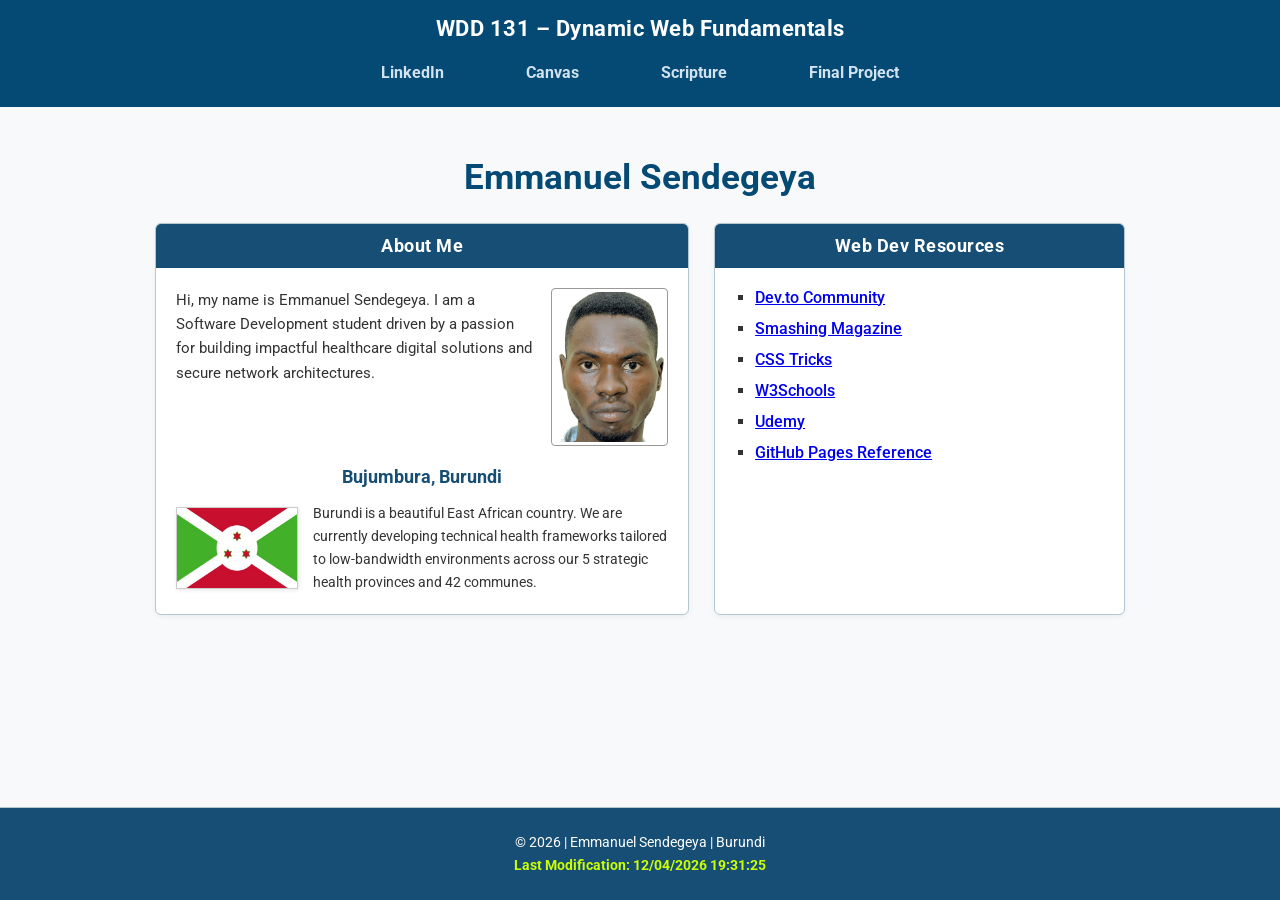
<file: index.html>
<!DOCTYPE html>
<html lang="en">

<head>
    <meta charset="UTF-8">
    <meta name="viewport" content="width=device-width, initial-scale=1.0">
    <title>WDD 131 – Dynamic Web Fundamentals – Emmanuel Sendegeya</title>
    <meta name="description"
        content="WDD 131 landing page by Emmanuel Sendegeya. Features my web development roadmap, favorite scriptures, and TeleMed Burundi framework.">
    <meta name="author" content="Emmanuel Sendegeya">

    <!-- Google Fonts API Link (Roboto) - FIXED PATHS REQUIRED -->
    <link rel="preconnect" href="https://fonts.googleapis.com">
    <link rel="preconnect" href="https://fonts.gstatic.com" crossorigin>
    <link href="https://fonts.googleapis.com/css2?family=Roboto:wght@400;700&display=swap" rel="stylesheet">

    <!-- External Asset Links -->
    <link rel="stylesheet" href="styles/base.css">
    <script src="scripts/getdates.js" defer></script>
</head>

<body>

    <header>
        <span id="course-title">WDD 131 – Dynamic Web Fundamentals</span>
        <nav>
            <a href="https://linkedin.com" target="_blank">LinkedIn</a>
            <a href="https://byupw.instructure.com/" target="_blank">Canvas</a>
            <a href="https://www.churchofjesuschrist.org/study/scriptures/bofm/1-ne/3?lang=eng&id=p7#p7"
                target="_blank">Scripture</a>
            <a href="project/" target="_blank">Final Project</a>
        </nav>
    </header>

    <main>
        <h1>Emmanuel Sendegeya</h1>

        <div class="grid-container">
            <!-- Card 1: About Me -->
            <section class="card">
                <div class="card-header">About Me</div>
                <div class="card-content">
                    <div class="profile-section">
                        <p class="bio-text">Hi, my name is Emmanuel Sendegeya. I am a Software Development student
                            driven by a passion for building impactful healthcare digital solutions and secure network
                            architectures.</p>
                        <!-- Ta photo de profil en WebP -->
                        <img src="images/cto-workspace.webp" alt="Emmanuel Sendegeya portrait" class="profile-img"
                            width="150" height="150">
                    </div>

                    <div class="location-heading">Bujumbura, Burundi</div>

                    <div class="flag-section">
                        <!-- Le drapeau du Burundi en WebP -->
                        <img src="images/burundi-flag.webp" alt="Official Flag of Burundi" class="flag-img" width="120"
                            height="80">
                        <p class="flag-text">Burundi is a beautiful East African country. We are currently developing
                            technical health frameworks tailored to low-bandwidth environments across our 5 strategic
                            health provinces and 42 communes.</p>
                    </div>
                </div>
            </section>

            <!-- Card 2: Web Dev Resources -->
            <section class="card">
                <div class="card-header">Web Dev Resources</div>
                <div class="card-content resources-list">
                    <ul>
                        <li><a href="https://dev.to" target="_blank">Dev.to Community</a></li>
                        <li><a href="https://smashingmagazine.com" target="_blank">Smashing Magazine</a></li>
                        <li><a href="https://css-tricks.com" target="_blank">CSS Tricks</a></li>
                        <li><a href="https://w3schools.com" target="_blank">W3Schools</a></li>
                        <li><a href="https://udemy.com" target="_blank">Udemy</a></li>
                        <li><a href="https://github.com" target="_blank">GitHub Pages Reference</a></li>
                    </ul>
                </div>
            </section>
        </div>
    </main>

    <footer>
        <p>&copy; <span id="currentyear"></span> | Emmanuel Sendegeya | Burundi</p>
        <p id="lastModified"></p>
    </footer>

</body>

</html>
</file>
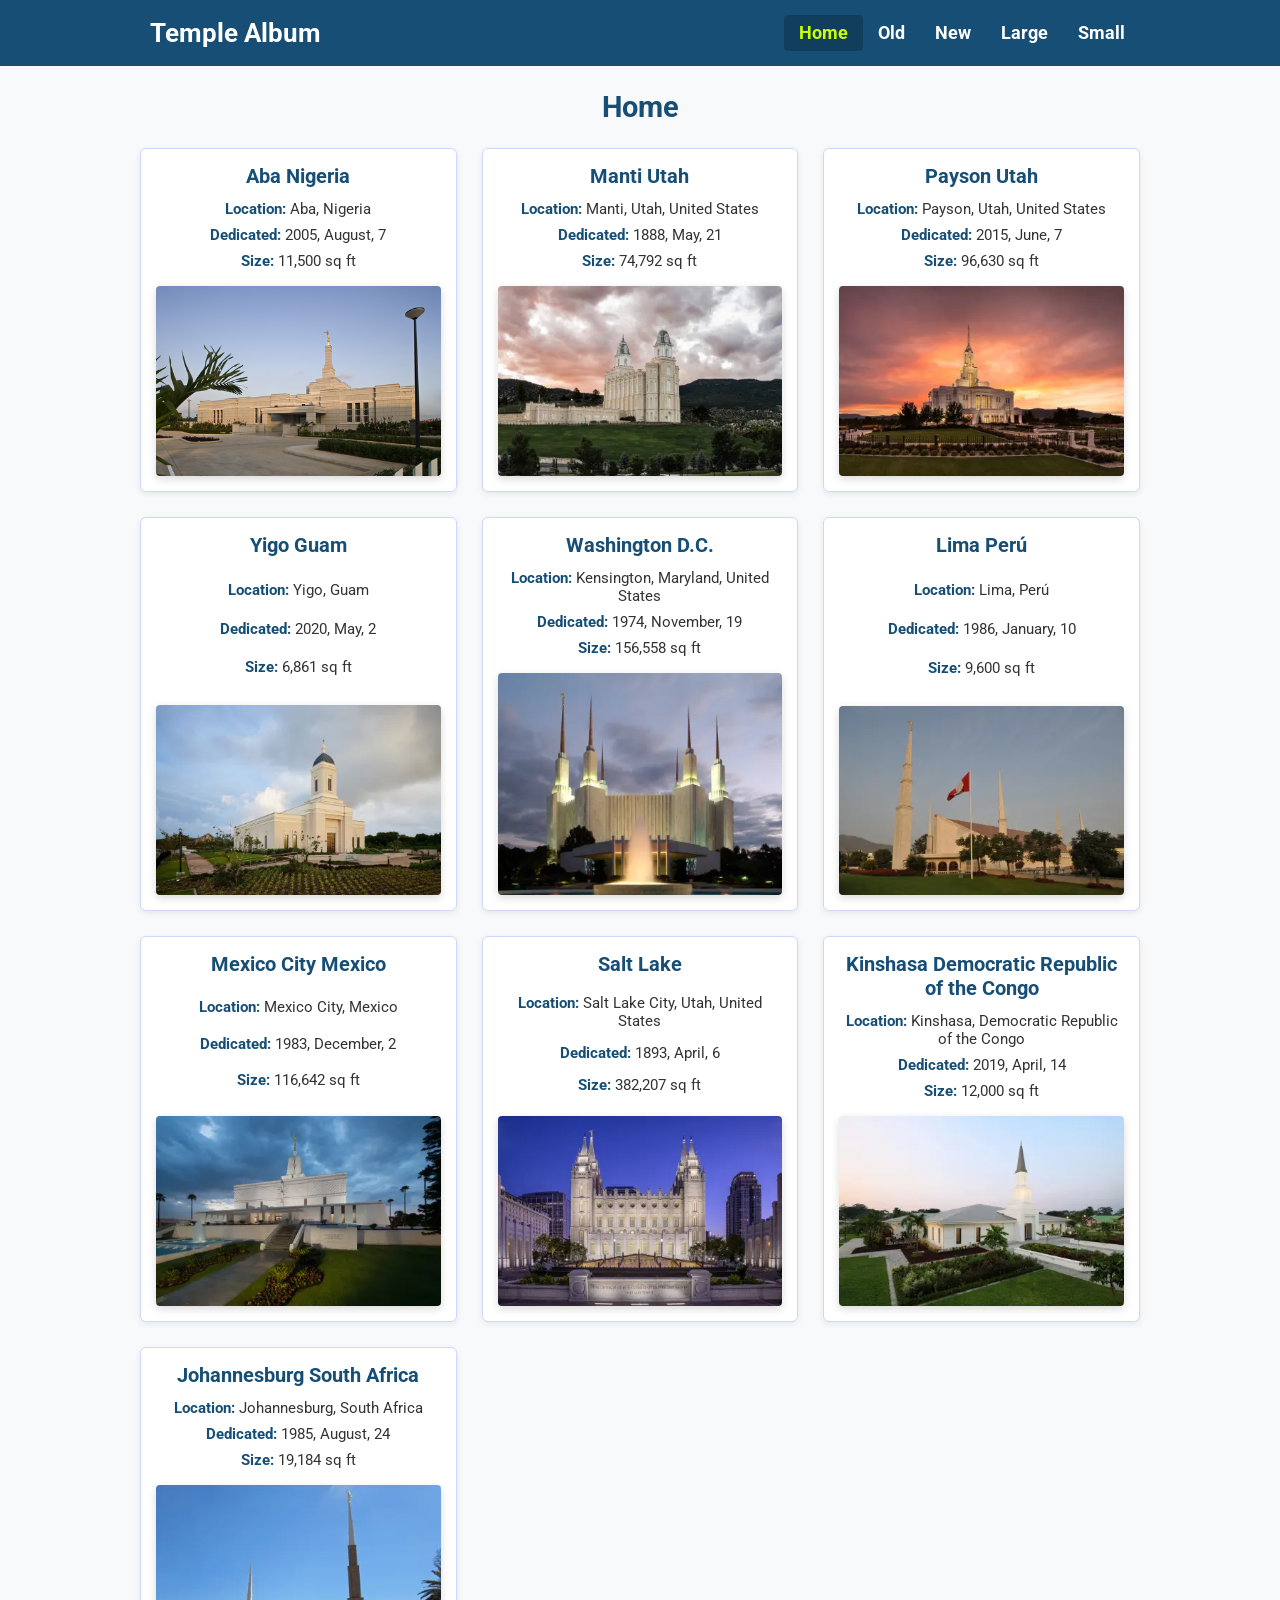
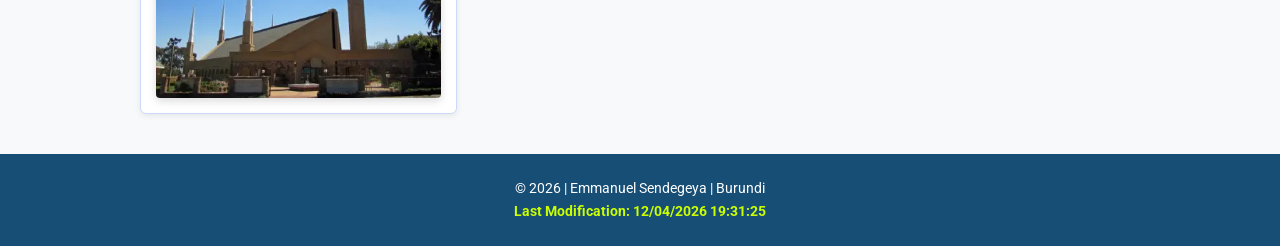
<file: filtered-temples.html>
<!DOCTYPE html>
<html lang="en">

<head>
    <meta charset="UTF-8">
    <meta name="viewport" content="width=device-width, initial-scale=1.0">
    <title>WDD 131 - Filtered Temple Picture Album - Emmanuel Sendegeya</title>
    <meta name="description"
        content="Dynamic Filtered Temple Picture Album developed by Emmanuel Sendegeya for WDD 131 using JavaScript array filtering and lazy loading.">
    <meta name="author" content="Emmanuel Sendegeya">

    <!-- Google Fonts API Integration -->
    <link rel="preconnect" href="https://fonts.googleapis.com">
    <link rel="preconnect" href="https://fonts.gstatic.com" crossorigin>
    <link href="https://fonts.googleapis.com/css2?family=Roboto:wght@400;700&display=swap" rel="stylesheet">

    <!-- Mobile-First External Asset Links -->
    <link rel="stylesheet" href="styles/filtered-temples.css">
    <link rel="stylesheet" href="styles/filtered-temples-large.css">
    <script src="scripts/filtered-temples.js" defer></script>
</head>

<body>

    <header>
        <div class="header-container">
            <h1>Temple Album</h1>
            <button id="menu" aria-label="Toggle Navigation Menu"></button>
            <nav class="navigation">
                <a href="#" id="home" class="active">Home</a>
                <a href="#" id="old">Old</a>
                <a href="#" id="new">New</a>
                <a href="#" id="large">Large</a>
                <a href="#" id="small">Small</a>
            </nav>
        </div>
    </header>

    <main>
        <h2 id="page-title">Home</h2>
        <div class="gallery-grid"></div>
    </main>

    <footer>
        <p>&copy; <span id="currentyear"></span> | Emmanuel Sendegeya | Burundi</p>
        <p id="lastModified"></p>
    </footer>

</body>

</html>
</file>
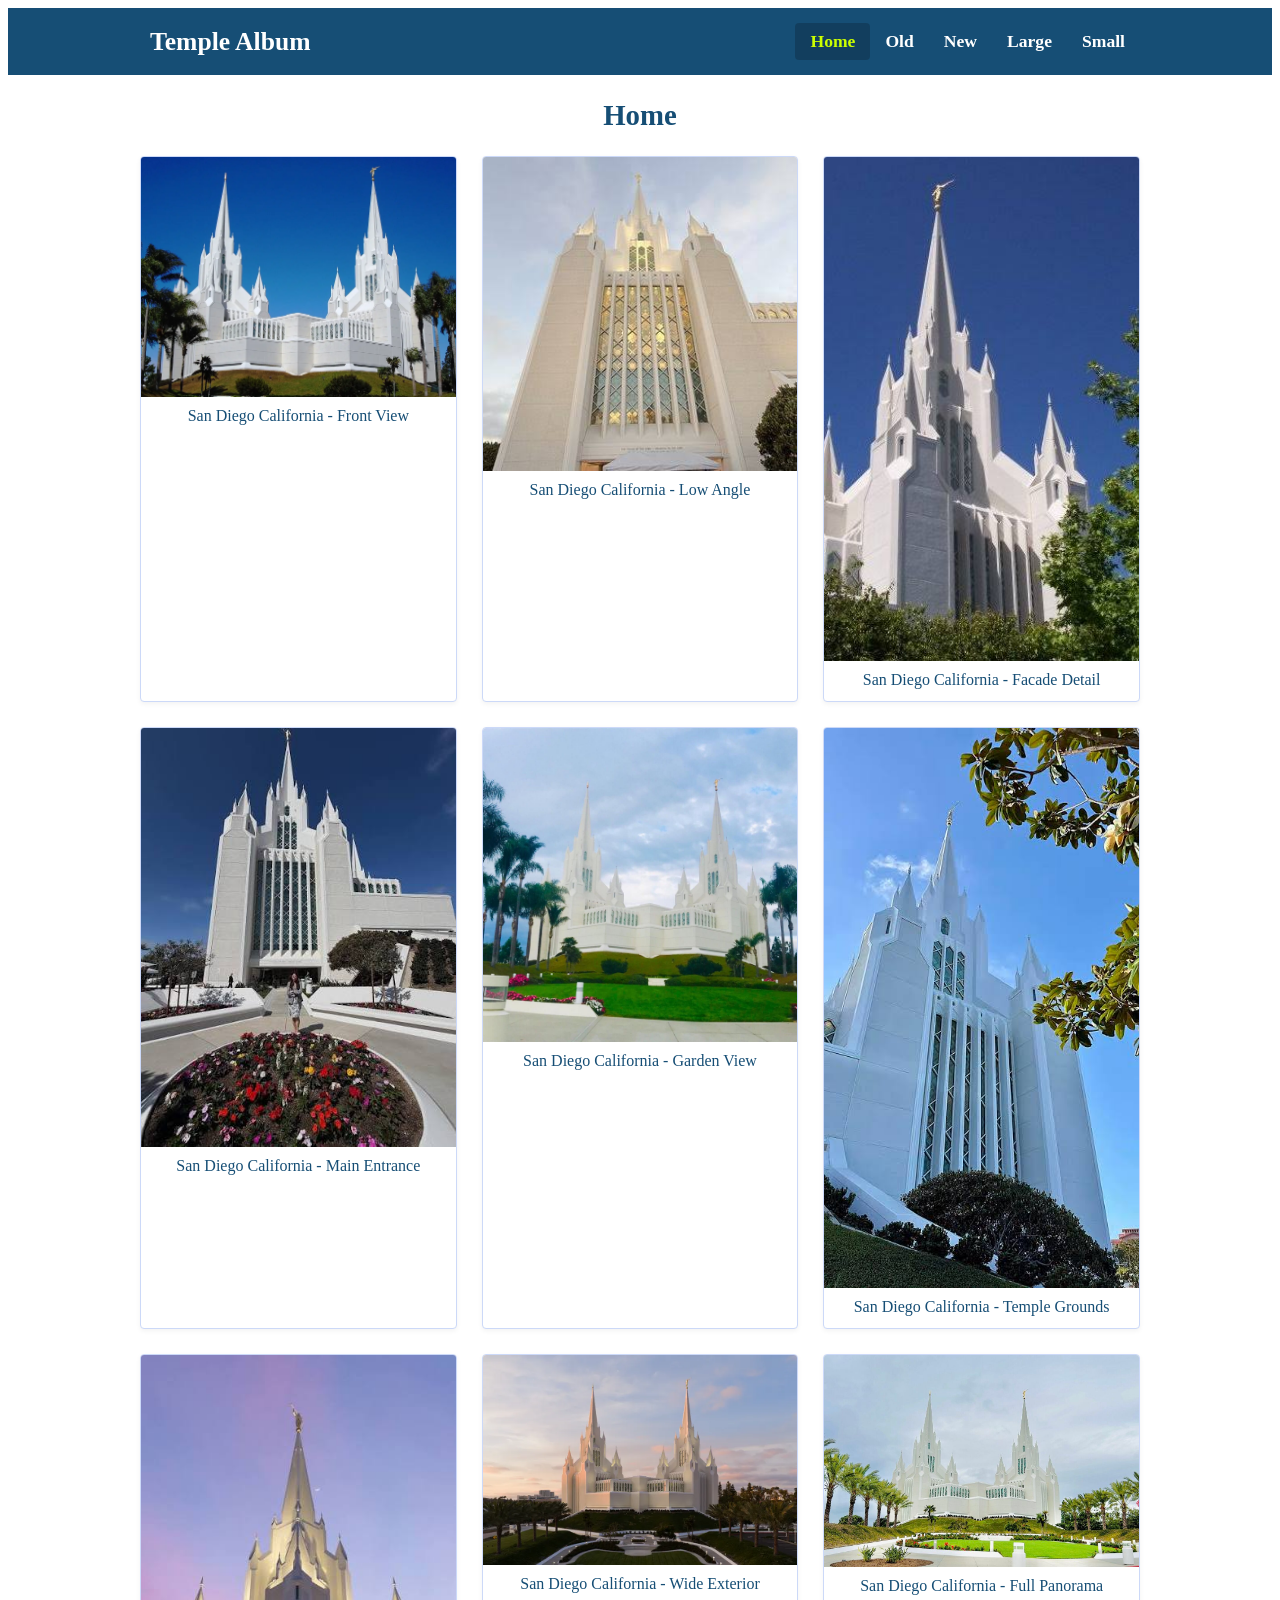
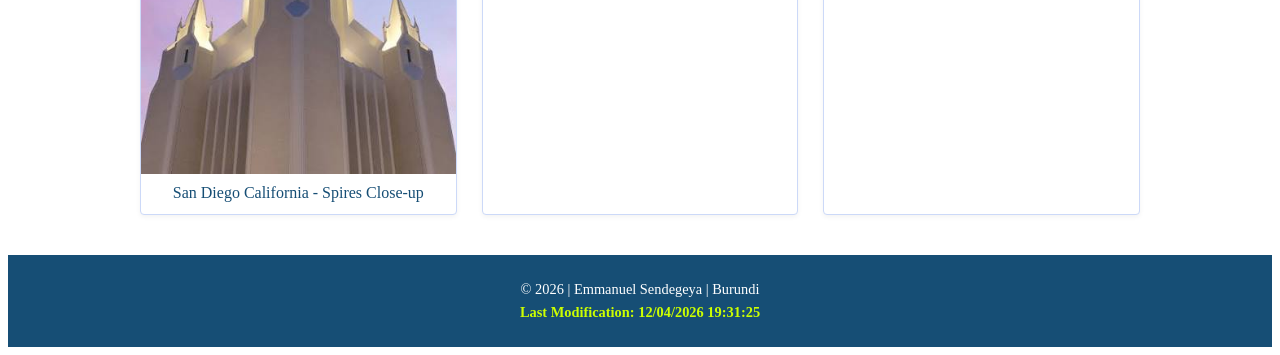
<file: temples.html>
<!DOCTYPE html>
<html lang="en">

<head>
    <meta charset="UTF-8">
    <meta name="viewport" content="width=device-width, initial-scale=1.0">
    <title>WDD 131 - Temple Picture Album - Emmanuel Sendegeya</title>
    <meta name="description"
        content="Responsive Temple Picture Album developed by Emmanuel Sendegeya for WDD 131. Showcases modern CSS Grid galleries and responsive navigation controls.">
    <meta name="author" content="Emmanuel Sendegeya">

    <!-- Google Fonts API Integration -->
    <link rel="preconnect" href="https://fonts.googleapis.com">
    <link rel="preconnect" href="https://fonts.gstatic.com" crossorigin>
    <link href="https://fonts.googleapis.com/css2?family=Roboto:wght@400;700&display=swap" rel="stylesheet">

    <!-- Mobile-First External Asset Links -->
    <link rel="stylesheet" href="styles/temples.css">
    <link rel="stylesheet" href="styles/temples-large.css">
    <script src="scripts/temples.js" defer></script>
</head>

<body>

    <header>
        <div class="header-container">
            <h1>Temple Album</h1>
            <button id="menu" aria-label="Toggle Navigation Menu"></button>
            <nav class="navigation">
                <a href="#" class="active">Home</a>
                <a href="#">Old</a>
                <a href="#">New</a>
                <a href="#">Large</a>
                <a href="#">Small</a>
            </nav>
        </div>
    </header>

    <main>
        <h2>Home</h2>
        <div class="gallery-grid">
            <figure>
                <img src="images/temple1.webp" alt="San Diego California Temple majestic front view with twin spires"
                    class="temple-img" width="400" height="250" loading="lazy">
                <figcaption>San Diego California - Front View</figcaption>
            </figure>
            <figure>
                <img src="images/temple2.jpg" alt="San Diego California Temple side spires reaching into the sky"
                    class="temple-img" width="400" height="250" loading="lazy">
                <figcaption>San Diego California - Low Angle</figcaption>
            </figure>
            <figure>
                <img src="images/temple3.jpg" alt="San Diego California Temple geometric golden windows detail"
                    class="temple-img" width="400" height="250" loading="lazy">
                <figcaption>San Diego California - Facade Detail</figcaption>
            </figure>
            <figure>
                <img src="images/temple4.jpg" alt="San Diego California Temple courtyard entrance with vibrant flowers"
                    class="temple-img" width="400" height="250" loading="lazy">
                <figcaption>San Diego California - Main Entrance</figcaption>
            </figure>
            <figure>
                <img src="images/temple5.jpg"
                    alt="San Diego California Temple bright white structure framed by palm trees" class="temple-img"
                    width="400" height="250" loading="lazy">
                <figcaption>San Diego California - Garden View</figcaption>
            </figure>
            <figure>
                <img src="images/temple6.jpg"
                    alt="San Diego California Temple flowerbeds and pristine architectural walkways" class="temple-img"
                    width="400" height="250" loading="lazy">
                <figcaption>San Diego California - Temple Grounds</figcaption>
            </figure>
            <figure>
                <img src="images/temple7.jpg" alt="San Diego California Temple geometric architectural peaks close up"
                    class="temple-img" width="400" height="250" loading="lazy">
                <figcaption>San Diego California - Spires Close-up</figcaption>
            </figure>
            <figure>
                <img src="images/temple8.jpg" alt="San Diego California Temple wide exterior landscape view at dusk"
                    class="temple-img" width="400" height="250" loading="lazy">
                <figcaption>San Diego California - Wide Exterior</figcaption>
            </figure>
            <figure>
                <img src="images/temple9.jpg"
                    alt="San Diego California Temple panoramic daytime view with reflective lighting" class="temple-img"
                    width="400" height="250" loading="lazy">
                <figcaption>San Diego California - Full Panorama</figcaption>
            </figure>
        </div>
    </main>

    <footer>
        <p>&copy; <span id="currentyear"></span> | Emmanuel Sendegeya | Burundi</p>
        <p id="lastModified"></p>
    </footer>

</body>

</html>
</file>
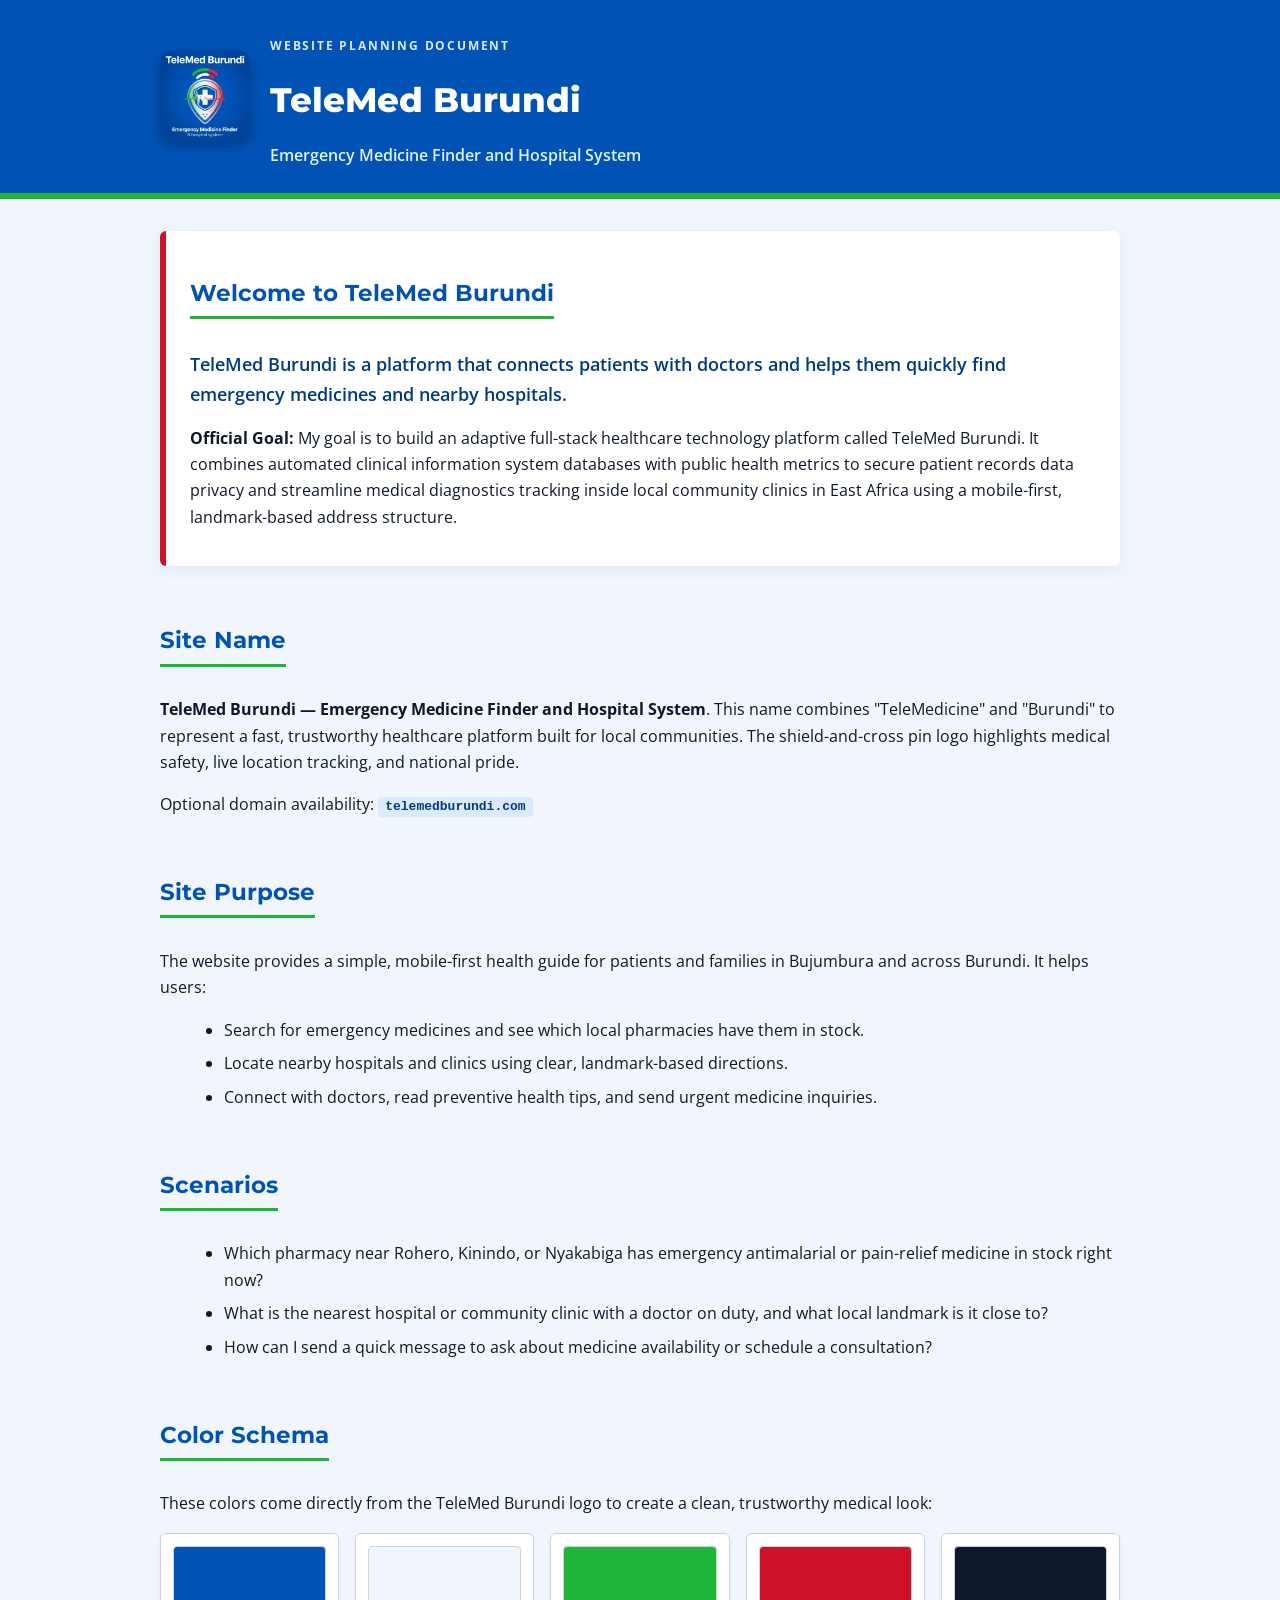
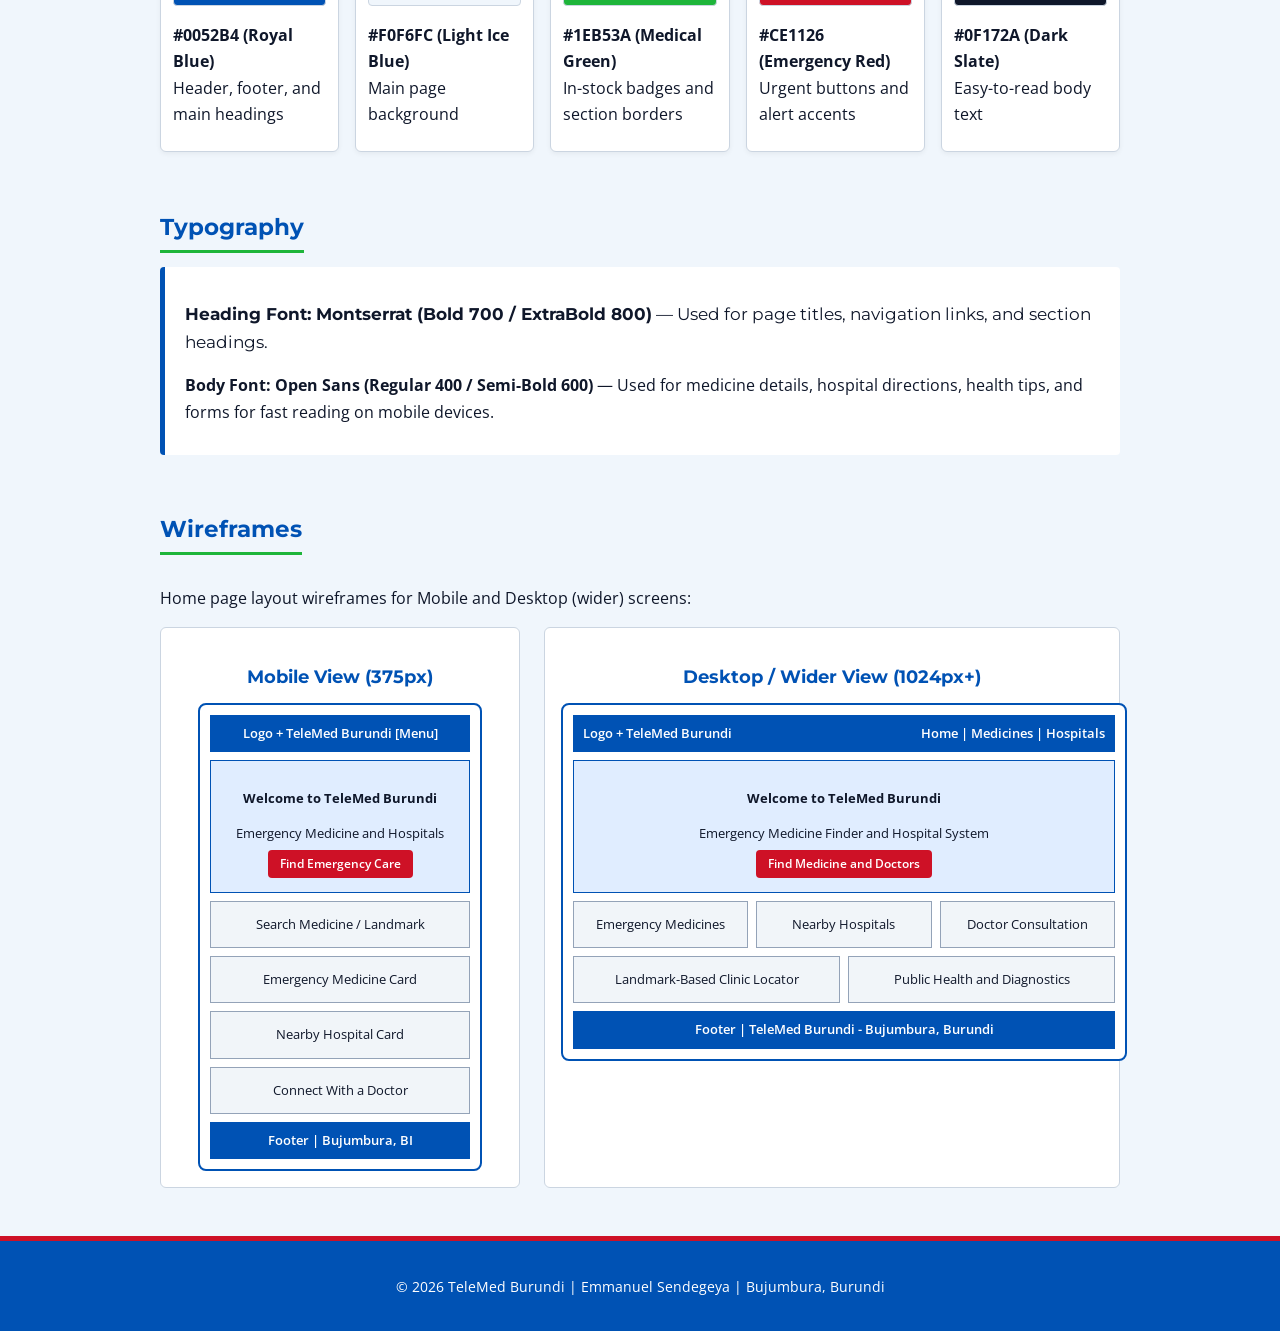
<file: project/siteplan.html>
<!DOCTYPE html>
<html lang="en">

<head>
    <meta charset="UTF-8">
    <meta name="viewport" content="width=device-width, initial-scale=1.0">
    <title>Site Plan | TeleMed Burundi - Emergency Medicine Finder</title>
    <meta name="description"
        content="Website planning document for TeleMed Burundi, a mobile-first platform connecting patients with doctors, emergency medicines, and nearby hospitals.">
    <meta name="author" content="Emmanuel Sendegeya">

    <link rel="preconnect" href="https://fonts.googleapis.com">
    <link rel="preconnect" href="https://fonts.gstatic.com" crossorigin>
    <link
        href="https://fonts.googleapis.com/css2?family=Montserrat:wght@600;700;800&family=Open+Sans:wght@400;600&display=swap"
        rel="stylesheet">

    <link rel="stylesheet" href="styles/siteplan.css">
</head>

<body>
    <header>
        <div class="header-inner">
            <img src="images/telemed-logo.webp" alt="TeleMed Burundi Logo" class="logo" width="90" height="90">
            <div>
                <p class="doc-label">WEBSITE PLANNING DOCUMENT</p>
                <h1>TeleMed Burundi</h1>
                <p class="tagline">Emergency Medicine Finder and Hospital System</p>
            </div>
        </div>
    </header>

    <main>
        <section class="welcome-banner">
            <h2>Welcome to TeleMed Burundi</h2>
            <p class="lead-text">
                TeleMed Burundi is a platform that connects patients with doctors and helps them quickly find emergency
                medicines and nearby hospitals.
            </p>
            <p>
                <strong>Official Goal:</strong> My goal is to build an adaptive full-stack healthcare technology
                platform called TeleMed Burundi. It combines automated clinical information system databases with public
                health metrics to secure patient records data privacy and streamline medical diagnostics tracking inside
                local community clinics in East Africa using a mobile-first, landmark-based address structure.
            </p>
        </section>

        <section>
            <h2>Site Name</h2>
            <p>
                <strong>TeleMed Burundi — Emergency Medicine Finder and Hospital System</strong>. This name combines
                "TeleMedicine" and "Burundi" to represent a fast, trustworthy healthcare platform built for local
                communities. The shield-and-cross pin logo highlights medical safety, live location tracking, and
                national pride.
            </p>
            <p>Optional domain availability: <code>telemedburundi.com</code></p>
        </section>

        <section>
            <h2>Site Purpose</h2>
            <p>
                The website provides a simple, mobile-first health guide for patients and families in Bujumbura and
                across Burundi. It helps users:
            </p>
            <ul>
                <li>Search for emergency medicines and see which local pharmacies have them in stock.</li>
                <li>Locate nearby hospitals and clinics using clear, landmark-based directions.</li>
                <li>Connect with doctors, read preventive health tips, and send urgent medicine inquiries.</li>
            </ul>
        </section>

        <section>
            <h2>Scenarios</h2>
            <ul>
                <li>Which pharmacy near Rohero, Kinindo, or Nyakabiga has emergency antimalarial or pain-relief medicine
                    in stock right now?</li>
                <li>What is the nearest hospital or community clinic with a doctor on duty, and what local landmark is
                    it close to?</li>
                <li>How can I send a quick message to ask about medicine availability or schedule a consultation?</li>
            </ul>
        </section>

        <section>
            <h2>Color Schema</h2>
            <p>These colors come directly from the TeleMed Burundi logo to create a clean, trustworthy medical look:</p>
            <div class="color-grid">
                <div class="color-card">
                    <div class="swatch swatch-blue"></div>
                    <p><strong>#0052B4 (Royal Blue)</strong><br>Header, footer, and main headings</p>
                </div>
                <div class="color-card">
                    <div class="swatch swatch-bg"></div>
                    <p><strong>#F0F6FC (Light Ice Blue)</strong><br>Main page background</p>
                </div>
                <div class="color-card">
                    <div class="swatch swatch-green"></div>
                    <p><strong>#1EB53A (Medical Green)</strong><br>In-stock badges and section borders</p>
                </div>
                <div class="color-card">
                    <div class="swatch swatch-red"></div>
                    <p><strong>#CE1126 (Emergency Red)</strong><br>Urgent buttons and alert accents</p>
                </div>
                <div class="color-card">
                    <div class="swatch swatch-text"></div>
                    <p><strong>#0F172A (Dark Slate)</strong><br>Easy-to-read body text</p>
                </div>
            </div>
        </section>

        <section>
            <h2>Typography</h2>
            <div class="typo-box">
                <p class="font-heading-sample"><strong>Heading Font: Montserrat (Bold 700 / ExtraBold 800)</strong> —
                    Used for page titles, navigation links, and section headings.</p>
                <p class="font-body-sample"><strong>Body Font: Open Sans (Regular 400 / Semi-Bold 600)</strong> — Used
                    for medicine details, hospital directions, health tips, and forms for fast reading on mobile
                    devices.</p>
            </div>
        </section>

        <section>
            <h2>Wireframes</h2>
            <p>Home page layout wireframes for Mobile and Desktop (wider) screens:</p>
            <div class="wireframe-grid">
                <div class="wireframe-box">
                    <h3>Mobile View (375px)</h3>
                    <div class="wf-frame wf-mobile">
                        <div class="wf-bar">Logo + TeleMed Burundi [Menu]</div>
                        <div class="wf-hero">
                            <p><strong>Welcome to TeleMed Burundi</strong></p>
                            <p>Emergency Medicine and Hospitals</p>
                            <span class="wf-btn">Find Emergency Care</span>
                        </div>
                        <div class="wf-block">Search Medicine / Landmark</div>
                        <div class="wf-block">Emergency Medicine Card</div>
                        <div class="wf-block">Nearby Hospital Card</div>
                        <div class="wf-block">Connect With a Doctor</div>
                        <div class="wf-bar">Footer | Bujumbura, BI</div>
                    </div>
                </div>

                <div class="wireframe-box">
                    <h3>Desktop / Wider View (1024px+)</h3>
                    <div class="wf-frame wf-desktop">
                        <div class="wf-bar wf-nav">
                            <span>Logo + TeleMed Burundi</span>
                            <span>Home | Medicines | Hospitals</span>
                        </div>
                        <div class="wf-hero">
                            <p><strong>Welcome to TeleMed Burundi</strong></p>
                            <p>Emergency Medicine Finder and Hospital System</p>
                            <span class="wf-btn">Find Medicine and Doctors</span>
                        </div>
                        <div class="wf-cols-3">
                            <div class="wf-block">Emergency Medicines</div>
                            <div class="wf-block">Nearby Hospitals</div>
                            <div class="wf-block">Doctor Consultation</div>
                        </div>
                        <div class="wf-cols-2">
                            <div class="wf-block">Landmark-Based Clinic Locator</div>
                            <div class="wf-block">Public Health and Diagnostics</div>
                        </div>
                        <div class="wf-bar">Footer | TeleMed Burundi - Bujumbura, Burundi</div>
                    </div>
                </div>
            </div>
        </section>
    </main>

    <footer>
        <p>&copy; 2026 TeleMed Burundi | Emmanuel Sendegeya | Bujumbura, Burundi</p>
    </footer>
</body>

</html>
</file>
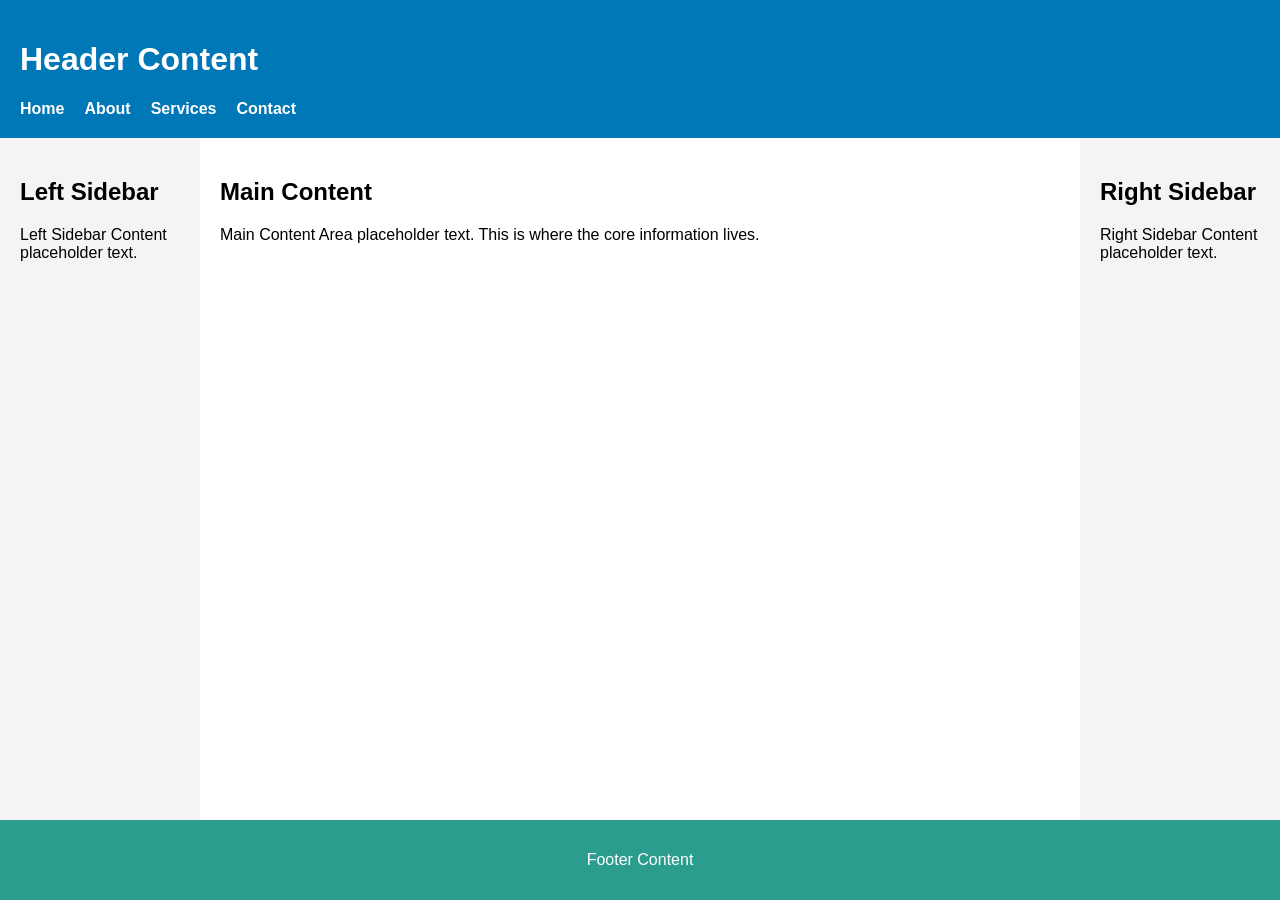
<file: week01/basic-layout.html>
<!DOCTYPE html>
<html lang="en">

<head>
    <meta charset="UTF-8">
    <meta name="viewport" content="width=device-width, initial-scale=1.0">
    <title>Emmanuel Sendegeya - WDD 131</title>
    <link rel="stylesheet" href="styles/layout.css">
</head>

<body>

    <header>
        <h1>Header Content</h1>
        <nav>
            <ul>
                <li><a href="#">Home</a></li>
                <li><a href="#">About</a></li>
                <li><a href="#">Services</a></li>
                <li><a href="#">Contact</a></li>
            </ul>
        </nav>
    </header>

    <aside class="left-sidebar">
        <h2>Left Sidebar</h2>
        <p>Left Sidebar Content placeholder text.</p>
    </aside>

    <main>
        <h2>Main Content</h2>
        <p>Main Content Area placeholder text. This is where the core information lives.</p>
    </main>

    <aside class="right-sidebar">
        <h2>Right Sidebar</h2>
        <p>Right Sidebar Content placeholder text.</p>
    </aside>

    <footer>
        <p>Footer Content</p>
    </footer>

</body>

</html>
</file>
<file: styles/base.css>
/* Core Page Architecture and Standard Typography */
body {
    margin: 0;
    padding: 0;
    font-family: 'Roboto', Arial, sans-serif;
    background-color: #f7f9fa;
    color: #333333;
    display: flex;
    flex-direction: column;
    min-height: 100vh;
}

header {
    background-color: #054a75;
    color: #ffffff;
    padding: 15px 20px;
    text-align: center;
}

/* Set the span in header to block for easy centering as requested */
#course-title {
    display: block;
    font-size: 1.4rem;
    font-weight: bold;
    letter-spacing: 0.5px;
    margin-bottom: 12px;
}

/* CSS Flex on the navigation nav as requested */
nav {
    display: flex;
    justify-content: space-around;
    max-width: 600px;
    margin: 0 auto;
    padding: 5px 0;
}

nav a {
    color: #d1e3f0;
    text-decoration: none;
    font-weight: bold;
    font-size: 1rem;
    padding: 5px 10px;
    transition: color 0.2s ease, text-shadow 0.2s ease;
}

/* Safe Hover Effect: Changes only color and shadow to preserve layout placement */
nav a:hover {
    color: #ffffff;
    text-shadow: 0px 0px 8px rgba(255, 255, 255, 0.6);
    text-decoration: underline;
}

/* Limited Width Centered Main Section */
main {
    max-width: 1000px;
    margin: 25px auto;
    padding: 0 15px;
    flex: 1;
    width: 100%;
    box-sizing: border-box;
}

main h1 {
    text-align: center;
    font-size: 2.2rem;
    color: #054a75;
    margin-bottom: 25px;
}

/* CSS Grid for the Main Cards Columns */
.grid-container {
    display: grid;
    grid-template-columns: 1.3fr 1fr;
    gap: 25px;
}

/* Fallback for smaller mobile views */
@media (max-width: 768px) {
    .grid-container {
        grid-template-columns: 1fr;
    }
}

/* Individual Card Blocks Layout */
.card {
    background-color: #ffffff;
    border: 1px solid #b4c6d0;
    border-radius: 6px;
    overflow: hidden;
    box-shadow: 0 2px 5px rgba(0, 0, 0, 0.05);
}

.card-header {
    background-color: #164e75;
    color: #ffffff;
    padding: 12px;
    text-align: center;
    font-weight: bold;
    font-size: 1.1rem;
    letter-spacing: 0.5px;
}

.card-content {
    padding: 20px;
}

/* Inner Profile Arrangement Layout */
.profile-section {
    display: flex;
    gap: 15px;
    align-items: flex-start;
}

.bio-text {
    margin: 0;
    line-height: 1.6;
    font-size: 0.95rem;
}

.profile-img {
    border: 1px solid #999999;
    padding: 3px;
    background-color: #ffffff;
    object-fit: cover;
    border-radius: 4px;
}

.location-heading {
    text-align: center;
    font-weight: bold;
    color: #164e75;
    margin: 20px 0 15px 0;
    font-size: 1.15rem;
}

/* Inner Flag Block Layout */
.flag-section {
    display: flex;
    gap: 15px;
    align-items: center;
}

.flag-img {
    border: 1px solid #cccccc;
    box-shadow: 1px 1px 4px rgba(0, 0, 0, 0.1);
}

.flag-text {
    margin: 0;
    line-height: 1.6;
    font-size: 0.9rem;
}

/* Resource Lists Structure */
.resources-list ul {
    list-style-type: square;
    padding-left: 20px;
    margin: 0;
}

.resources-list li {
    margin-bottom: 12px;
}

.resources-list a {
    color: #0000ee;
    text-decoration: underline;
    font-weight: 500;
}

.resources-list a:hover {
    color: #cc0000;
}

/* Footer design with matching dark blue background and gold text */
footer {
    background-color: #164e75 !important;
    /* Exact blue color from Rubia's footer */
    color: #ffffff !important;
    /* Copyright text in pure white */
    text-align: center;
    padding: 20px;
    border-top: 1px solid #b4c6d0;
    font-size: 0.9rem;
    margin-top: auto;
}

footer p {
    margin: 6px 0;
}

/* Force the last modification text to match Rubia's yellow color */
#lastModified {
    color: #ccff00 !important;
    /* Exact neon yellow color for perfect visibility */
    font-weight: bold;
    margin-top: 5px;
    display: block;
}
</file>
<file: styles/filtered-temples.css>
/* Core Styling and Typography Rules */
body {
    margin: 0;
    padding: 0;
    font-family: 'Roboto', Arial, sans-serif;
    background-color: #f7f9fa;
    color: #333333;
}

header {
    background-color: #164e75;
    color: #ffffff;
    padding: 15px;
    position: relative;
}

.header-container {
    max-width: 1000px;
    margin: 0 auto;
    display: flex;
    flex-direction: column;
}

header h1 {
    margin: 0;
    font-size: 1.6rem;
    text-align: left;
    padding-left: 10px;
}

/* Responsive Hamburger Layout Toggle Parameters */
#menu {
    font-size: 1.8rem;
    border: 0;
    background: none;
    color: #ffffff;
    position: absolute;
    top: 12px;
    right: 15px;
    cursor: pointer;
}

#menu::before {
    content: "≡";
}

#menu.show::before {
    content: "❌";
}

/* Base mobile setup hides navigation links completely until toggle */
.navigation {
    display: none;
    flex-direction: column;
    margin-top: 15px;
    padding: 0;
}

.navigation.show {
    display: flex;
}

.navigation a {
    color: #ffffff;
    text-decoration: none;
    padding: 12px 15px;
    font-weight: bold;
    font-size: 1.1rem;
    border-bottom: 1px solid rgba(255, 255, 255, 0.1);
    transition: background-color 0.2s ease;
}

.navigation a:hover,
.navigation a.active {
    background-color: rgba(0, 0, 0, 0.2);
    color: #ccff00;
}

/* Main Content Area Framework */
main {
    max-width: 1000px;
    margin: 20px auto;
    padding: 0 15px;
}

main h2 {
    text-align: center;
    color: #164e75;
    font-size: 1.8rem;
}

/* CSS Grid with single column mobile-first structure */
.gallery-grid {
    display: grid;
    grid-template-columns: 1fr;
    gap: 20px;
}

/* Dynamic Temple Cards Styling */
.temple-card {
    background-color: #ffffff;
    border: 1px solid #ccd9f8;
    border-radius: 6px;
    padding: 15px;
    box-shadow: 0 2px 6px rgba(0, 0, 0, 0.08);
    text-align: center;
    display: flex;
    flex-direction: column;
    justify-content: space-between;
}

.temple-card h3 {
    margin: 0 0 8px 0;
    color: #164e75;
    font-size: 1.25rem;
}

.temple-card p {
    margin: 4px 0;
    font-size: 0.92rem;
    color: #333333;
}

.temple-card .label {
    font-weight: 700;
    color: #164e75;
}

.temple-card img {
    width: 100%;
    height: auto;
    margin-top: 12px;
    border-radius: 4px;
    display: block;
    object-fit: cover;
    box-shadow: 0 3px 8px rgba(0, 0, 0, 0.15);
}

/* Standardized Accessible Footer Layout */
footer {
    background-color: #164e75;
    color: #ffffff;
    text-align: center;
    padding: 20px;
    font-size: 0.9rem;
    margin-top: 40px;
}

footer p {
    margin: 6px 0;
}

#lastModified {
    color: #ccff00;
    font-weight: bold;
}
</file>
<file: styles/filtered-temples-large.css>
/* Media query adjustments for viewports 32rem (512px) or wider */
@media only screen and (min-width: 32rem) {

    #menu {
        display: none;
        /* Hide hamburger interface on desktop completely */
    }

    .header-container {
        flex-direction: row;
        justify-content: space-between;
        align-items: center;
    }

    /* Shift back to a horizontal CSS Flex row navigation row */
    .navigation {
        display: flex;
        flex-direction: row;
        margin-top: 0;
    }

    .navigation a {
        border-bottom: none;
        padding: 8px 15px;
        border-radius: 4px;
    }

    /* Multi-column grid system layout automatically fits columns */
    .gallery-grid {
        grid-template-columns: repeat(auto-fit, minmax(280px, 1fr));
        gap: 25px;
    }
}
</file>
<file: styles/temples.css>
* Core Styling and Typography Rules */
body {
    margin: 0;
    padding: 0;
    font-family: 'Roboto', Arial, sans-serif;
    background-color: #f7f9fa;
    color: #333333;
}

header {
    background-color: #164e75;
    color: #ffffff;
    padding: 15px;
    position: relative;
}

.header-container {
    max-width: 1000px;
    margin: 0 auto;
    display: flex;
    flex-direction: column;
}

header h1 {
    margin: 0;
    font-size: 1.6rem;
    text-align: left;
    padding-left: 10px;
}

/* Responsive Hamburger Layout Toggle Parameters */
#menu {
    font-size: 1.8rem;
    border: 0;
    background: none;
    color: #ffffff;
    position: absolute;
    top: 12px;
    right: 15px;
    cursor: pointer;
}

#menu::before {
    content: "≡"; /* Hamburger icon symbol */
}

#menu.show::before {
    content: "❌"; /* Clean closing cross character */
}

/* Base mobile setup hides navigation links completely until toggle */
.navigation {
    display: none;
    flex-direction: column;
    margin-top: 15px;
    padding: 0;
}

.navigation.show {
    display: flex; /* Opens dynamically via JS class toggle */
}

.navigation a {
    color: #ffffff;
    text-decoration: none;
    padding: 12px 15px;
    font-weight: bold;
    font-size: 1.1rem;
    border-bottom: 1px solid rgba(255, 255, 255, 0.1);
    transition: background-color 0.2s ease;
}

.navigation a:hover, .navigation a.active {
    background-color: rgba(0, 0, 0, 0.2);
    color: #ccff00; /* Distinct bright yellow active feedback marker link */
}

/* Main Content Area Framework */
main {
    max-width: 1000px;
    margin: 20px auto;
    padding: 0 15px;
}

main h2 {
    text-align: center;
    color: #164e75;
    font-size: 1.8rem;
}

/* CSS Grid with single column mobile-first structure */
.gallery-grid {
    display: grid;
    grid-template-columns: 1fr;
    gap: 20px;
}

figure {
    margin: 0;
    background-color: #ffffff;
    border: 1px solid #ccd9f8;
    border-radius: 4px;
    overflow: hidden;
    box-shadow: 0 2px 5px rgba(0,0,0,0.05);
    text-align: center;
    padding-bottom: 12px;
}

.temple-img {
    width: 100%;
    height: auto;
    display: block;
    object-fit: cover;
}

figcaption {
    padding: 10px 5px 0 5px;
    font-weight: 500;
    color: #164e75;
}

/* Standardized Accessible Footer Layout */
footer {
    background-color: #164e75;
    color: #ffffff;
    text-align: center;
    padding: 20px;
    font-size: 0.9rem;
    margin-top: 40px;
}

footer p {
    margin: 6px 0;
}

#lastModified {
    color: #ccff00 !important;
    font-weight: bold;
}
</file>
<file: styles/temples-large.css>
/* Media query adjustments for viewports 32rem (512px) or wider */
@media only screen and (min-width: 32rem) {

    #menu {
        display: none;
        /* Hide hamburger interface on desktop completely */
    }

    .header-container {
        flex-direction: row;
        justify-content: space-between;
        align-items: center;
    }

    /* Shift back to a horizontal CSS Flex row navigation row */
    .navigation {
        display: flex;
        flex-direction: row;
        margin-top: 0;
    }

    .navigation a {
        border-bottom: none;
        padding: 8px 15px;
        border-radius: 4px;
    }

    /* Multi-column grid system layout automatically fits columns */
    .gallery-grid {
        grid-template-columns: repeat(auto-fit, minmax(280px, 1fr));
        gap: 25px;
    }
}
</file>
<file: project/styles/siteplan.css>
body {
    box-sizing: border-box;
    margin: 0;
    padding: 0;
    font-family: 'Open Sans', sans-serif;
    background-color: #F0F6FC;
    color: #0F172A;
    line-height: 1.65;
}

header {
    background-color: #0052B4;
    color: #ffffff;
    padding: 1.5rem 1rem;
    border-bottom: 6px solid #1EB53A;
}

.header-inner {
    max-width: 960px;
    margin: 0 auto;
    display: flex;
    align-items: center;
    gap: 1.25rem;
}

.logo {
    border-radius: 12px;
    background-color: #0052B4;
    box-shadow: 0 4px 12px rgba(0, 0, 0, 0.25);
}

.doc-label {
    font-size: 0.78rem;
    letter-spacing: 1.8px;
    font-weight: 700;
    color: #dbeafe;
    margin-bottom: 0.15rem;
}

header h1 {
    font-family: 'Montserrat', sans-serif;
    font-size: 2.1rem;
    font-weight: 800;
    line-height: 1.2;
}

.tagline {
    font-size: 1rem;
    font-weight: 600;
    color: #e0f2fe;
    margin: 0;
}

main {
    max-width: 960px;
    margin: 2rem auto;
    padding: 0 1.25rem;
}

section {
    margin-bottom: 2.25rem;
}

.welcome-banner {
    background-color: #FFFFFF;
    border-left: 6px solid #CE1126;
    padding: 1.5rem;
    border-radius: 6px;
    box-shadow: 0 4px 14px rgba(0, 82, 180, 0.08);
}

.lead-text {
    font-size: 1.1rem;
    font-weight: 600;
    color: #003b82;
}

h2 {
    font-family: 'Montserrat', sans-serif;
    color: #0052B4;
    font-size: 1.45rem;
    display: inline-block;
    border-bottom: 3px solid #1EB53A;
    padding-bottom: 0.25rem;
    margin-bottom: 0.85rem;
}

p {
    margin-bottom: 0.75rem;
}

code {
    background-color: #dbeafe;
    color: #003b82;
    padding: 0.15rem 0.45rem;
    border-radius: 4px;
    font-weight: 600;
}

ul {
    margin-left: 1.5rem;
}

li {
    margin-bottom: 0.45rem;
}

.color-grid {
    display: grid;
    grid-template-columns: 1fr 1fr;
    gap: 1rem;
    margin-top: 1rem;
}

.color-card {
    background-color: #FFFFFF;
    border: 1px solid #CBD5E1;
    border-radius: 6px;
    padding: 0.75rem;
    box-shadow: 0 2px 5px rgba(0, 0, 0, 0.05);
}

.swatch {
    height: 58px;
    border-radius: 4px;
    border: 1px solid #CBD5E1;
    margin-bottom: 0.6rem;
}

.swatch-blue {
    background-color: #0052B4;
}

.swatch-bg {
    background-color: #F0F6FC;
}

.swatch-green {
    background-color: #1EB53A;
}

.swatch-red {
    background-color: #CE1126;
}

.swatch-text {
    background-color: #0F172A;
}

.typo-box {
    background-color: #FFFFFF;
    border-left: 5px solid #0052B4;
    padding: 1.1rem 1.25rem;
    border-radius: 4px;
}

.font-heading-sample {
    font-family: 'Montserrat', sans-serif;
    font-size: 1.05rem;
}

.font-body-sample {
    font-family: 'Open Sans', sans-serif;
}

.wireframe-grid {
    display: grid;
    grid-template-columns: 1fr;
    gap: 1.5rem;
    margin-top: 1rem;
}

.wireframe-box {
    background-color: #FFFFFF;
    border: 1px solid #CBD5E1;
    border-radius: 6px;
    padding: 1rem;
    text-align: center;
}

.wireframe-box h3 {
    font-family: 'Montserrat', sans-serif;
    color: #0052B4;
    margin-bottom: 0.75rem;
    font-size: 1.1rem;
}

.wf-frame {
    border: 2px solid #0052B4;
    border-radius: 8px;
    padding: 10px;
    background-color: #ffffff;
    margin: 0 auto;
}

.wf-mobile {
    max-width: 260px;
}

.wf-desktop {
    width: 100%;
}

.wf-bar {
    background-color: #0052B4;
    color: #ffffff;
    padding: 8px 10px;
    font-size: 0.8rem;
    font-weight: 600;
    margin-bottom: 8px;
}

.wf-frame .wf-bar:last-child {
    margin-bottom: 0;
}

.wf-nav {
    display: flex;
    justify-content: space-between;
}

.wf-hero {
    background-color: #e0edff;
    border: 1px solid #0052B4;
    padding: 14px 10px;
    margin-bottom: 8px;
    font-size: 0.82rem;
}

.wf-hero p {
    margin-bottom: 6px;
}

.wf-btn {
    display: inline-block;
    background-color: #CE1126;
    color: #ffffff;
    padding: 4px 12px;
    border-radius: 4px;
    font-size: 0.75rem;
    font-weight: 600;
}

.wf-block {
    background-color: #f1f5f9;
    border: 1px solid #94a3b8;
    padding: 12px 8px;
    margin-bottom: 8px;
    font-size: 0.8rem;
}

.wf-cols-3 {
    display: grid;
    grid-template-columns: 1fr 1fr 1fr;
    gap: 8px;
}

.wf-cols-2 {
    display: grid;
    grid-template-columns: 1fr 1fr;
    gap: 8px;
}

footer {
    background-color: #0052B4;
    color: #ffffff;
    text-align: center;
    padding: 1.25rem;
    font-size: 0.9rem;
    margin-top: 3rem;
    border-top: 5px solid #CE1126;
}

@media (min-width: 768px) {
    .color-grid {
        grid-template-columns: 1fr 1fr 1fr 1fr 1fr;
    }

    .wireframe-grid {
        grid-template-columns: 1fr 1.6fr;
    }
}
</file>
<file: week01/styles/layout.css>
/* Base Page Resets */
body {
    margin: 0;
    font-family: Arial, sans-serif;
    min-height: 100vh;

    /* CSS Grid Layout Strategy */
    display: grid;
    grid-template-rows: auto 1fr auto;
    grid-template-columns: 200px 1fr 200px;
    grid-template-areas:
        "header header header"
        "left main right"
        "footer footer footer";
}

/* Assigning elements to Grid Areas */
header {
    grid-area: header;
    background-color: #0077b6;
    color: white;
    padding: 20px;
}

.left-sidebar {
    grid-area: left;
    background-color: #f4f4f4;
    padding: 20px;
}

main {
    grid-area: main;
    background-color: #ffffff;
    padding: 20px;
}

.right-sidebar {
    grid-area: right;
    background-color: #f4f4f4;
    padding: 20px;
}

footer {
    grid-area: footer;
    background-color: #2a9d8f;
    color: white;
    padding: 15px;
    text-align: center;
}

/* CSS Flexbox Navigation Styling */
nav ul {
    display: flex;
    list-style: none;
    padding: 0;
    margin: 10px 0 0 0;
    gap: 20px;
}

nav a {
    color: white;
    text-decoration: none;
    font-weight: bold;
}

nav a:hover {
    text-decoration: underline;
}

/* Mobile Responsiveness Adjustment */
@media (max-width: 600px) {
    body {
        grid-template-columns: 1fr;
        grid-template-areas:
            "header"
            "main"
            "left"
            "right"
            "footer";
    }
}
</file>
